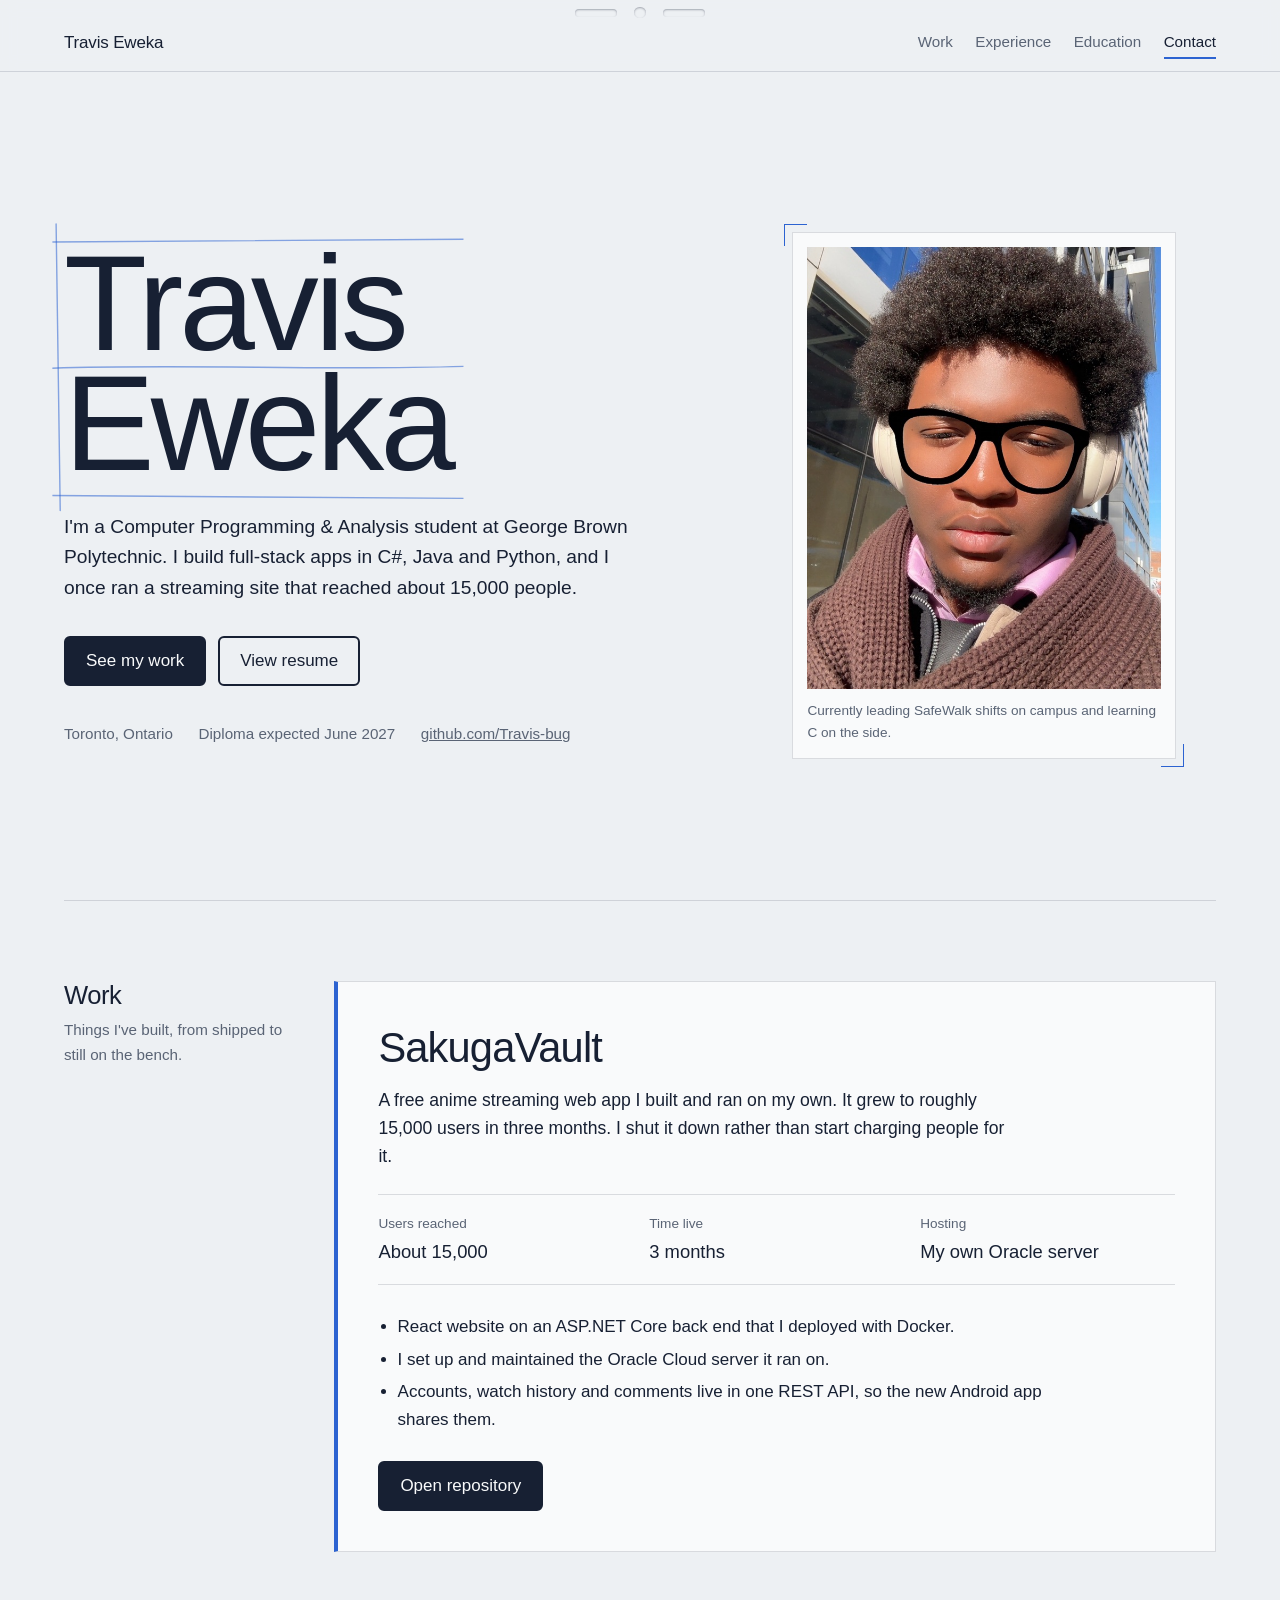
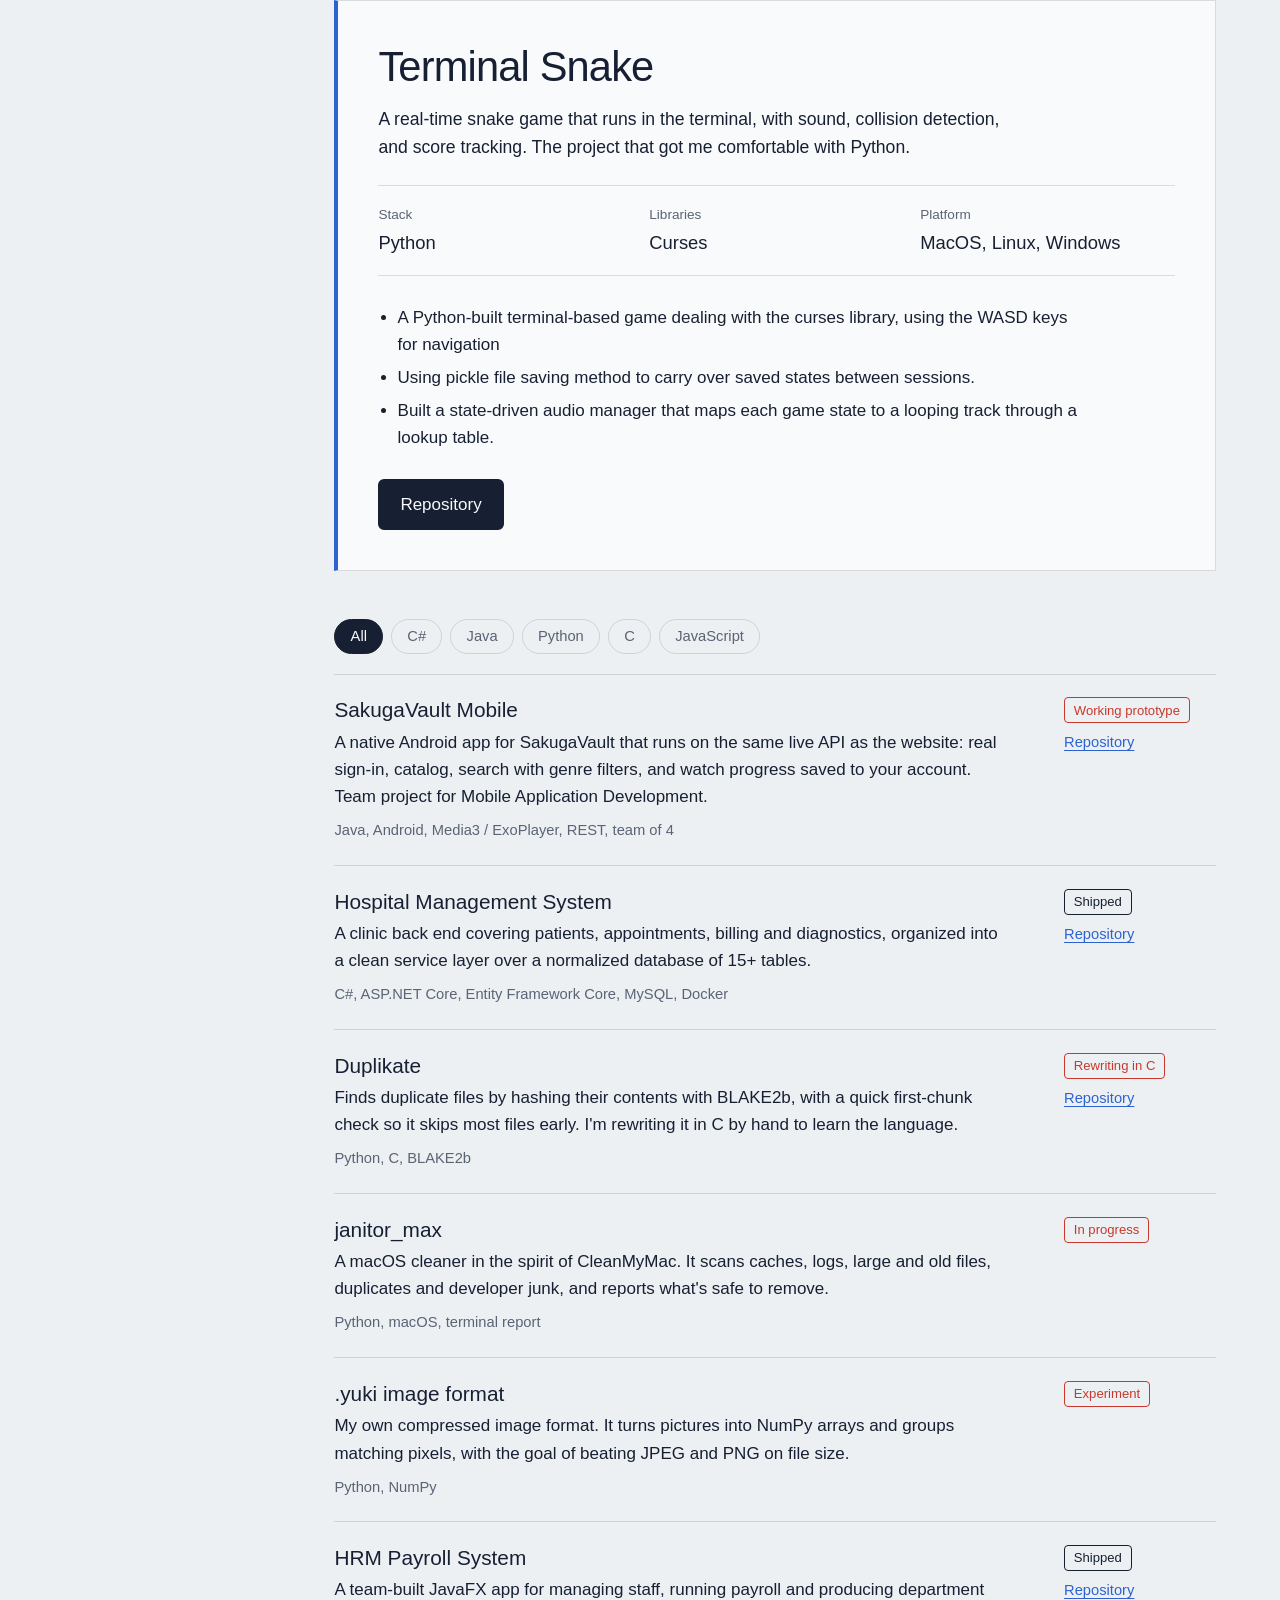
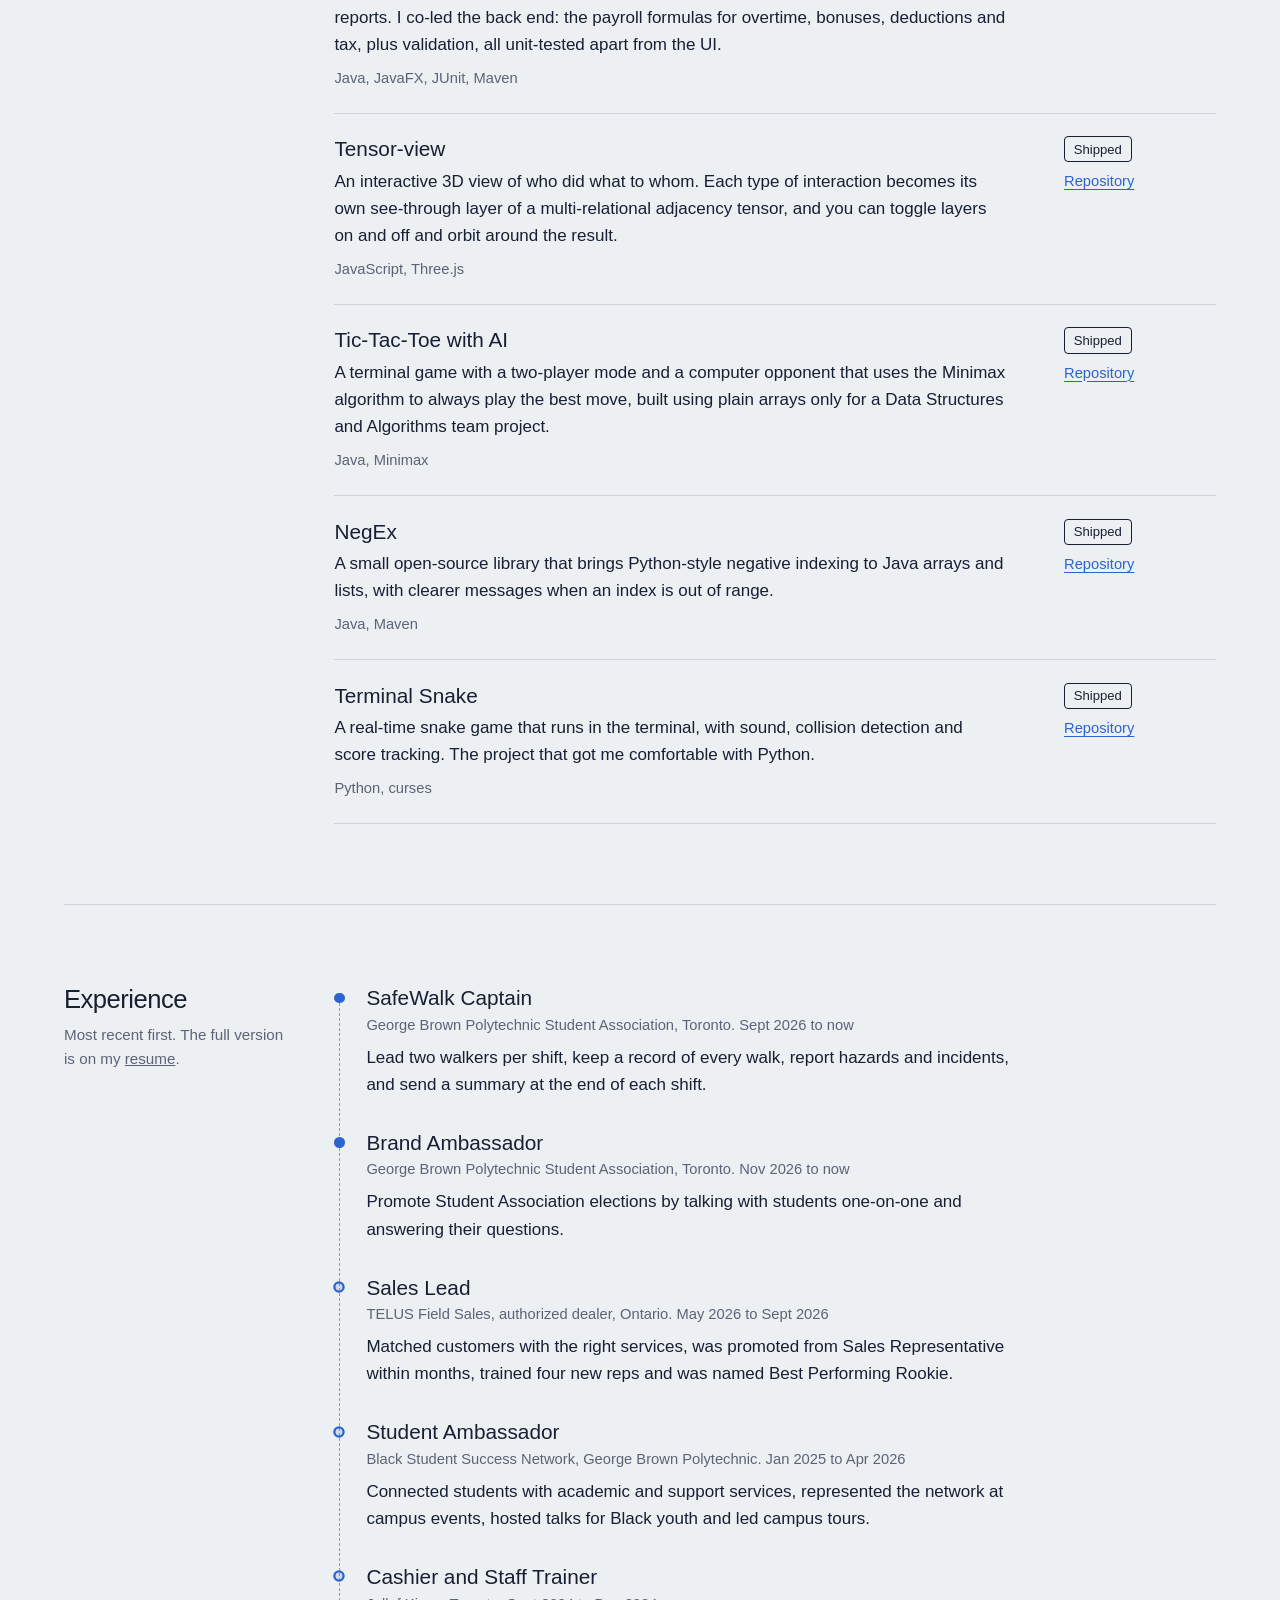
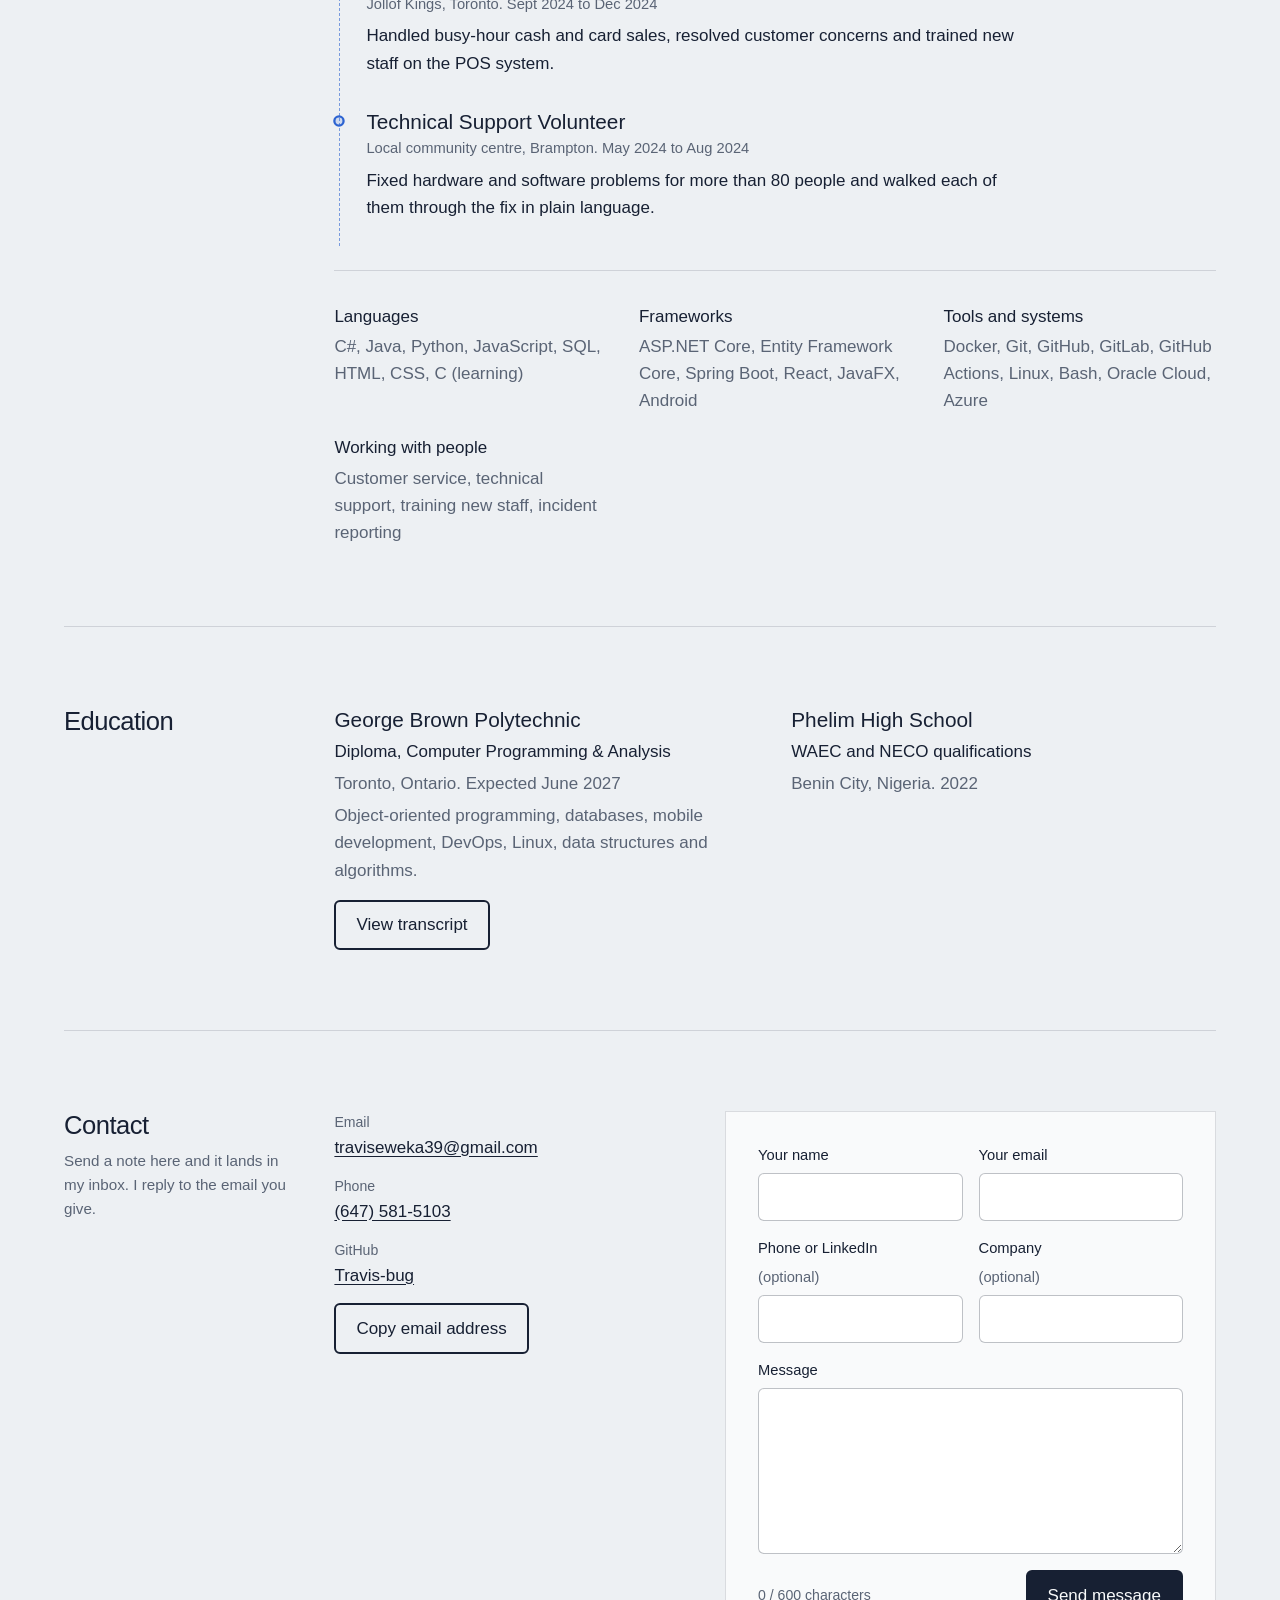
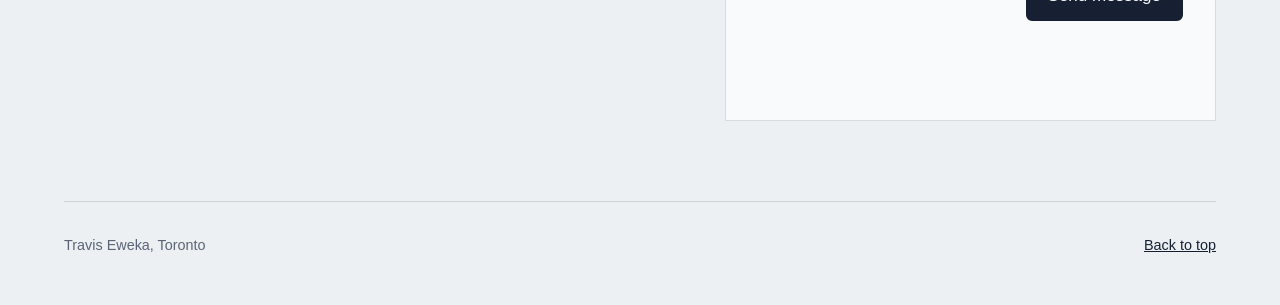
<file: index.html>
<!DOCTYPE html>
<html lang="en">
<head>
    <meta charset="UTF-8">
    <meta name="viewport" content="width=device-width, initial-scale=1.0">
    <meta name="description" content="Travis Eweka, Computer Programming & Analysis student at George Brown Polytechnic. Full-stack apps in C#, Java and Python.">
    <meta name="theme-color" content="#edf0f3">
    <title>Travis Eweka | Portfolio</title>
    <link rel="icon" href="data:image/svg+xml,%3Csvg xmlns='http://www.w3.org/2000/svg' viewBox='0 0 64 64'%3E%3Crect width='64' height='64' rx='10' fill='%23172033'/%3E%3Ctext x='50%25' y='60%25' text-anchor='middle' font-family='Helvetica, Arial' font-size='28' font-weight='500' fill='%23f9fafb'%3ETE%3C/text%3E%3C/svg%3E">
    <link rel="stylesheet" href="styles.css">
    <script defer src="script.js"></script>
</head>
<body>
    <a class="skip-link" href="#main">Skip to content</a>

    <header class="site-header">
        <div class="pegbar" aria-hidden="true"><span></span><span></span><span></span></div>
        <div class="wrap header-row">
            <a class="brand" href="#top">Travis Eweka</a>
            <nav class="site-nav" aria-label="Primary">
                <a href="#work" data-nav-link>Work</a>
                <a href="#experience" data-nav-link>Experience</a>
                <a class="hide-sm" href="#education" data-nav-link>Education</a>
                <a href="#contact" data-nav-link>Contact</a>
            </nav>
        </div>
    </header>

    <main id="main">
        <section class="wrap hero" id="top">
            <div>
                <div class="name-block">
                    <svg class="rough" viewBox="0 0 100 100" preserveAspectRatio="none" aria-hidden="true">
                        <path d="M-3 9 L103 8"/>
                        <path d="M-2 93 L102 94"/>
                        <path d="M1 3 L2 98"/>
                        <path d="M-4 51 C 30 49, 70 52, 104 50"/>
                        <path class="red" d="M-1 30 L-1 70"/>
                    </svg>
                    <h1 class="name"><span>Travis</span><span>Eweka</span></h1>
                </div>
                <p class="hero-text">
                    I'm a Computer Programming &amp; Analysis student at George Brown Polytechnic.
                    I build full-stack apps in C#, Java and Python, and I once ran a streaming site
                    that reached about 15,000 people.
                </p>
                <div class="actions">
                    <a class="button" href="#work">See my work</a>
                    <a class="button button-quiet" href="resume.html">View resume</a>
                </div>
                <ul class="hero-facts">
                    <li>Toronto, Ontario</li>
                    <li>Diploma expected June 2027</li>
                    <li><a href="https://github.com/Travis-bug" target="_blank" rel="noreferrer">github.com/Travis-bug</a></li>
                </ul>
            </div>
            <figure class="portrait-frame">
                <img src="assets/images/profile.jpg" alt="Travis Eweka" width="665" height="1182">
                <figcaption>Currently leading SafeWalk shifts on campus and learning C on the side.</figcaption>
            </figure>
        </section>

        <section class="wrap section" id="work" data-section>
            <div class="section-head">
                <h2>Work</h2>
                <p>Things I've built, from shipped to still on the bench.</p>
            </div>
            <div class="section-body">
                
                <article class="feature">
                    <h3>SakugaVault</h3>
                    <p class="feature-lede">
                        A free anime streaming web app I built and ran on my own. It grew to roughly
                        15,000 users in three months. I shut it down rather than start charging people for it.
                    </p>
                    <dl class="feature-stats">
                        <div><dt>Users reached</dt><dd>About 15,000</dd></div>
                        <div><dt>Time live</dt><dd>3 months</dd></div>
                        <div><dt>Hosting</dt><dd>My own Oracle server</dd></div>
                    </dl>
                    <ul class="feature-notes">
                        <li>React website on an ASP.NET Core back end that I deployed with Docker.</li>
                        <li>I set up and maintained the Oracle Cloud server it ran on.</li>
                        <li>Accounts, watch history and comments live in one REST API, so the new Android app shares them.</li>
                    </ul>
                    <div class="actions">
                        <a class="button" href="https://github.com/Travis-bug/SakugaVault" target="_blank" rel="noreferrer">Open repository</a>
                    </div>
                </article>



                 <article class="feature">
                    <h3>Terminal Snake</h3>
                    <p class="feature-lede">
                        A real-time snake game that runs in the terminal,
                        with sound, collision detection, and score tracking. The project that got me comfortable with Python.
                    </p>
                    <dl class="feature-stats">
                        <div><dt>Stack</dt><dd>Python</dd></div>
                        <div><dt>Libraries</dt><dd>Curses</dd></div>
                        <div><dt>Platform</dt><dd>MacOS, Linux, Windows</dd></div>
                    </dl>
                    <ul class="feature-notes">
                        <li>A Python-built terminal-based game dealing with the curses library, using the WASD keys for navigation</li>
                        <li>Using pickle file saving method to carry over saved states between sessions.</li>
                        <li>Built a state-driven audio manager that maps each game state to a looping track through a lookup table.</li>
                    </ul>
                    <div class="actions">
                        <a class="button" href="https://github.com/Travis-bug/Python-game" target="_blank" rel="noreferrer">Repository</a>
                    </div>
                </article>




                

                <div class="filters" role="group" aria-label="Filter projects by language">
                    <button type="button" data-filter="all" aria-pressed="true">All</button>
                    <button type="button" data-filter="csharp" aria-pressed="false">C#</button>
                    <button type="button" data-filter="java" aria-pressed="false">Java</button>
                    <button type="button" data-filter="python" aria-pressed="false">Python</button>
                    <button type="button" data-filter="c" aria-pressed="false">C</button>
                    <button type="button" data-filter="js" aria-pressed="false">JavaScript</button>
                </div>

                <ul class="projects">
                    <li class="project" data-tags="java">
                        <div>
                            <h3>SakugaVault Mobile</h3>
                            <p>A native Android app for SakugaVault that runs on the same live API as the website: real sign-in, catalog, search with genre filters, and watch progress saved to your account. Team project for Mobile Application Development.</p>
                            <p class="stack">Java, Android, Media3 / ExoPlayer, REST, team of 4</p>
                        </div>
                        <div class="project-side">
                            <span class="status status-wip">Working prototype</span>
                            <a href="https://github.com/Travis-bug/SakugaVaultMobile" target="_blank" rel="noreferrer">Repository</a>
                        </div>
                    </li>
                    <li class="project" data-tags="csharp">
                        <div>
                            <h3>Hospital Management System</h3>
                            <p>A clinic back end covering patients, appointments, billing and diagnostics, organized into a clean service layer over a normalized database of 15+ tables.</p>
                            <p class="stack">C#, ASP.NET Core, Entity Framework Core, MySQL, Docker</p>
                        </div>
                        <div class="project-side">
                            <span class="status status-done">Shipped</span>
                            <a href="https://github.com/Travis-bug/Hospital-Management-System" target="_blank" rel="noreferrer">Repository</a>
                        </div>
                    </li>
                    <li class="project" data-tags="python c">
                        <div>
                            <h3>Duplikate</h3>
                            <p>Finds duplicate files by hashing their contents with BLAKE2b, with a quick first-chunk check so it skips most files early. I'm rewriting it in C by hand to learn the language.</p>
                            <p class="stack">Python, C, BLAKE2b</p>
                        </div>
                        <div class="project-side">
                            <span class="status status-wip">Rewriting in C</span>
                            <a href="https://github.com/Travis-bug/Duplikate" target="_blank" rel="noreferrer">Repository</a>
                        </div>
                    </li>
                    <li class="project" data-tags="python">
                        <div>
                            <h3>janitor_max</h3>
                            <p>A macOS cleaner in the spirit of CleanMyMac. It scans caches, logs, large and old files, duplicates and developer junk, and reports what's safe to remove.</p>
                            <p class="stack">Python, macOS, terminal report</p>
                        </div>
                        <div class="project-side">
                            <span class="status status-wip">In progress</span>
                        </div>
                    </li>
                    <li class="project" data-tags="python">
                        <div>
                            <h3>.yuki image format</h3>
                            <p>My own compressed image format. It turns pictures into NumPy arrays and groups matching pixels, with the goal of beating JPEG and PNG on file size.</p>
                            <p class="stack">Python, NumPy</p>
                        </div>
                        <div class="project-side">
                            <span class="status status-wip">Experiment</span>
                        </div>
                    </li>
                    <li class="project" data-tags="java">
                        <div>
                            <h3>HRM Payroll System</h3>
                            <p>A team-built JavaFX app for managing staff, running payroll and producing department reports. I co-led the back end: the payroll formulas for overtime, bonuses, deductions and tax, plus validation, all unit-tested apart from the UI.</p>
                            <p class="stack">Java, JavaFX, JUnit, Maven</p>
                        </div>
                        <div class="project-side">
                            <span class="status status-done">Shipped</span>
                            <a href="https://github.com/Travis-bug/HR_Payroll-System" target="_blank" rel="noreferrer">Repository</a>
                        </div>
                    </li>
                    <li class="project" data-tags="js">
                        <div>
                            <h3>Tensor-view</h3>
                            <p>An interactive 3D view of who did what to whom. Each type of interaction becomes its own see-through layer of a multi-relational adjacency tensor, and you can toggle layers on and off and orbit around the result.</p>
                            <p class="stack">JavaScript, Three.js</p>
                        </div>
                        <div class="project-side">
                            <span class="status status-done">Shipped</span>
                            <a href="https://github.com/Travis-bug/Tensor-view" target="_blank" rel="noreferrer">Repository</a>
                        </div>
                    </li>
                    <li class="project" data-tags="java">
                        <div>
                            <h3>Tic-Tac-Toe with AI</h3>
                            <p>A terminal game with a two-player mode and a computer opponent that uses the Minimax algorithm to always play the best move, built using plain arrays only for a Data Structures and Algorithms team project.</p>
                            <p class="stack">Java, Minimax</p>
                        </div>
                        <div class="project-side">
                            <span class="status status-done">Shipped</span>
                            <a href="https://github.com/Travis-bug/Tictactoe_game" target="_blank" rel="noreferrer">Repository</a>
                        </div>
                    </li>
                    <li class="project" data-tags="java">
                        <div>
                            <h3>NegEx</h3>
                            <p>A small open-source library that brings Python-style negative indexing to Java arrays and lists, with clearer messages when an index is out of range.</p>
                            <p class="stack">Java, Maven</p>
                        </div>
                        <div class="project-side">
                            <span class="status status-done">Shipped</span>
                            <a href="https://github.com/Travis-bug/NegEx" target="_blank" rel="noreferrer">Repository</a>
                        </div>
                    </li>
                    <li class="project" data-tags="python">
                        <div>
                            <h3>Terminal Snake</h3>
                            <p>A real-time snake game that runs in the terminal, with sound, collision detection and score tracking. The project that got me comfortable with Python.</p>
                            <p class="stack">Python, curses</p>
                        </div>
                        <div class="project-side">
                            <span class="status status-done">Shipped</span>
                            <a href="https://github.com/Travis-bug/Python-game" target="_blank" rel="noreferrer">Repository</a>
                        </div>
                    </li>
                </ul>
            </div>
        </section>

        <section class="wrap section" id="experience" data-section>
            <div class="section-head">
                <h2>Experience</h2>
                <p>Most recent first. The full version is on my <a href="resume.html">resume</a>.</p>
            </div>
            <div class="section-body">
                <ol class="timeline">
                    <li class="is-current">
                        <h3>SafeWalk Captain</h3>
                        <p class="when">George Brown Polytechnic Student Association, Toronto. Sept 2026 to now</p>
                        <p>Lead two walkers per shift, keep a record of every walk, report hazards and incidents, and send a summary at the end of each shift.</p>
                    </li>
                    <li class="is-current">
                        <h3>Brand Ambassador</h3>
                        <p class="when">George Brown Polytechnic Student Association, Toronto. Nov 2026 to now</p>
                        <p>Promote Student Association elections by talking with students one-on-one and answering their questions.</p>
                    </li>
                    <li>
                        <h3>Sales Lead</h3>
                        <p class="when">TELUS Field Sales, authorized dealer, Ontario. May 2026 to Sept 2026</p>
                        <p>Matched customers with the right services, was promoted from Sales Representative within months, trained four new reps and was named Best Performing Rookie.</p>
                    </li>
                    <li>
                        <h3>Student Ambassador</h3>
                        <p class="when">Black Student Success Network, George Brown Polytechnic. Jan 2025 to Apr 2026</p>
                        <p>Connected students with academic and support services, represented the network at campus events, hosted talks for Black youth and led campus tours.</p>
                    </li>
                    <li>
                        <h3>Cashier and Staff Trainer</h3>
                        <p class="when">Jollof Kings, Toronto. Sept 2024 to Dec 2024</p>
                        <p>Handled busy-hour cash and card sales, resolved customer concerns and trained new staff on the POS system.</p>
                    </li>
                    <li>
                        <h3>Technical Support Volunteer</h3>
                        <p class="when">Local community centre, Brampton. May 2024 to Aug 2024</p>
                        <p>Fixed hardware and software problems for more than 80 people and walked each of them through the fix in plain language.</p>
                    </li>
                </ol>

                <dl class="skills">
                    <div><dt>Languages</dt><dd>C#, Java, Python, JavaScript, SQL, HTML, CSS, C (learning)</dd></div>
                    <div><dt>Frameworks</dt><dd>ASP.NET Core, Entity Framework Core, Spring Boot, React, JavaFX, Android</dd></div>
                    <div><dt>Tools and systems</dt><dd>Docker, Git, GitHub, GitLab, GitHub Actions, Linux, Bash, Oracle Cloud, Azure</dd></div>
                    <div><dt>Working with people</dt><dd>Customer service, technical support, training new staff, incident reporting</dd></div>
                </dl>
            </div>
        </section>

        <section class="wrap section" id="education" data-section>
            <div class="section-head">
                <h2>Education</h2>
            </div>
            <div class="section-body edu">
                <div>
                    <h3>George Brown Polytechnic</h3>
                    <p>Diploma, Computer Programming &amp; Analysis</p>
                    <p class="muted">Toronto, Ontario. Expected June 2027</p>
                    <p class="muted">Object-oriented programming, databases, mobile development, DevOps, Linux, data structures and algorithms.</p>
                    <div class="actions">
                        <a class="button button-quiet" href="assets/documents/Unofficial_Transcript.pdf" target="_blank" rel="noreferrer">View transcript</a>
                    </div>
                </div>
                <div>
                    <h3>Phelim High School</h3>
                    <p>WAEC and NECO qualifications</p>
                    <p class="muted">Benin City, Nigeria. 2022</p>
                </div>
            </div>
        </section>

        <section class="wrap section" id="contact" data-section>
            <div class="section-head">
                <h2>Contact</h2>
                <p>Send a note here and it lands in my inbox. I reply to the email you give.</p>
            </div>
            <div class="section-body contact-grid">
                <ul class="direct">
                    <li><span>Email</span><a href="mailto:traviseweka39@gmail.com">traviseweka39@gmail.com</a></li>
                    <li><span>Phone</span><a href="tel:+16475815103">(647) 581-5103</a></li>
                    <li><span>GitHub</span><a href="https://github.com/Travis-bug" target="_blank" rel="noreferrer">Travis-bug</a></li>
                    <li><button class="button button-quiet" type="button" id="copy-email">Copy email address</button></li>
                </ul>

                <form class="contact-form" id="contact-form" novalidate>
                    <input class="honeypot" type="text" name="_honey" tabindex="-1" autocomplete="off" aria-hidden="true">
                    <label>Your name
                        <input name="visitorName" type="text" autocomplete="name" required>
                    </label>
                    <label>Your email
                        <input name="visitorEmail" type="email" autocomplete="email" required>
                    </label>
                    <label>Phone or LinkedIn <span class="muted">(optional)</span>
                        <input name="visitorContact" type="text">
                    </label>
                    <label>Company <span class="muted">(optional)</span>
                        <input name="visitorOrganization" type="text" autocomplete="organization">
                    </label>
                    <label class="full">Message
                        <textarea name="visitorMessage" rows="6" maxlength="600" required></textarea>
                    </label>
                    <div class="full form-foot">
                        <p id="message-count">0 / 600 characters</p>
                        <button class="button" type="submit" id="send-message">Send message</button>
                    </div>
                    <p class="full form-status" id="form-status" aria-live="polite"></p>
                </form>
            </div>
        </section>
    </main>

    <footer class="wrap site-footer">
        <span>Travis Eweka, Toronto</span>
        <a href="#top">Back to top</a>
    </footer>
</body>
</html>
</file>
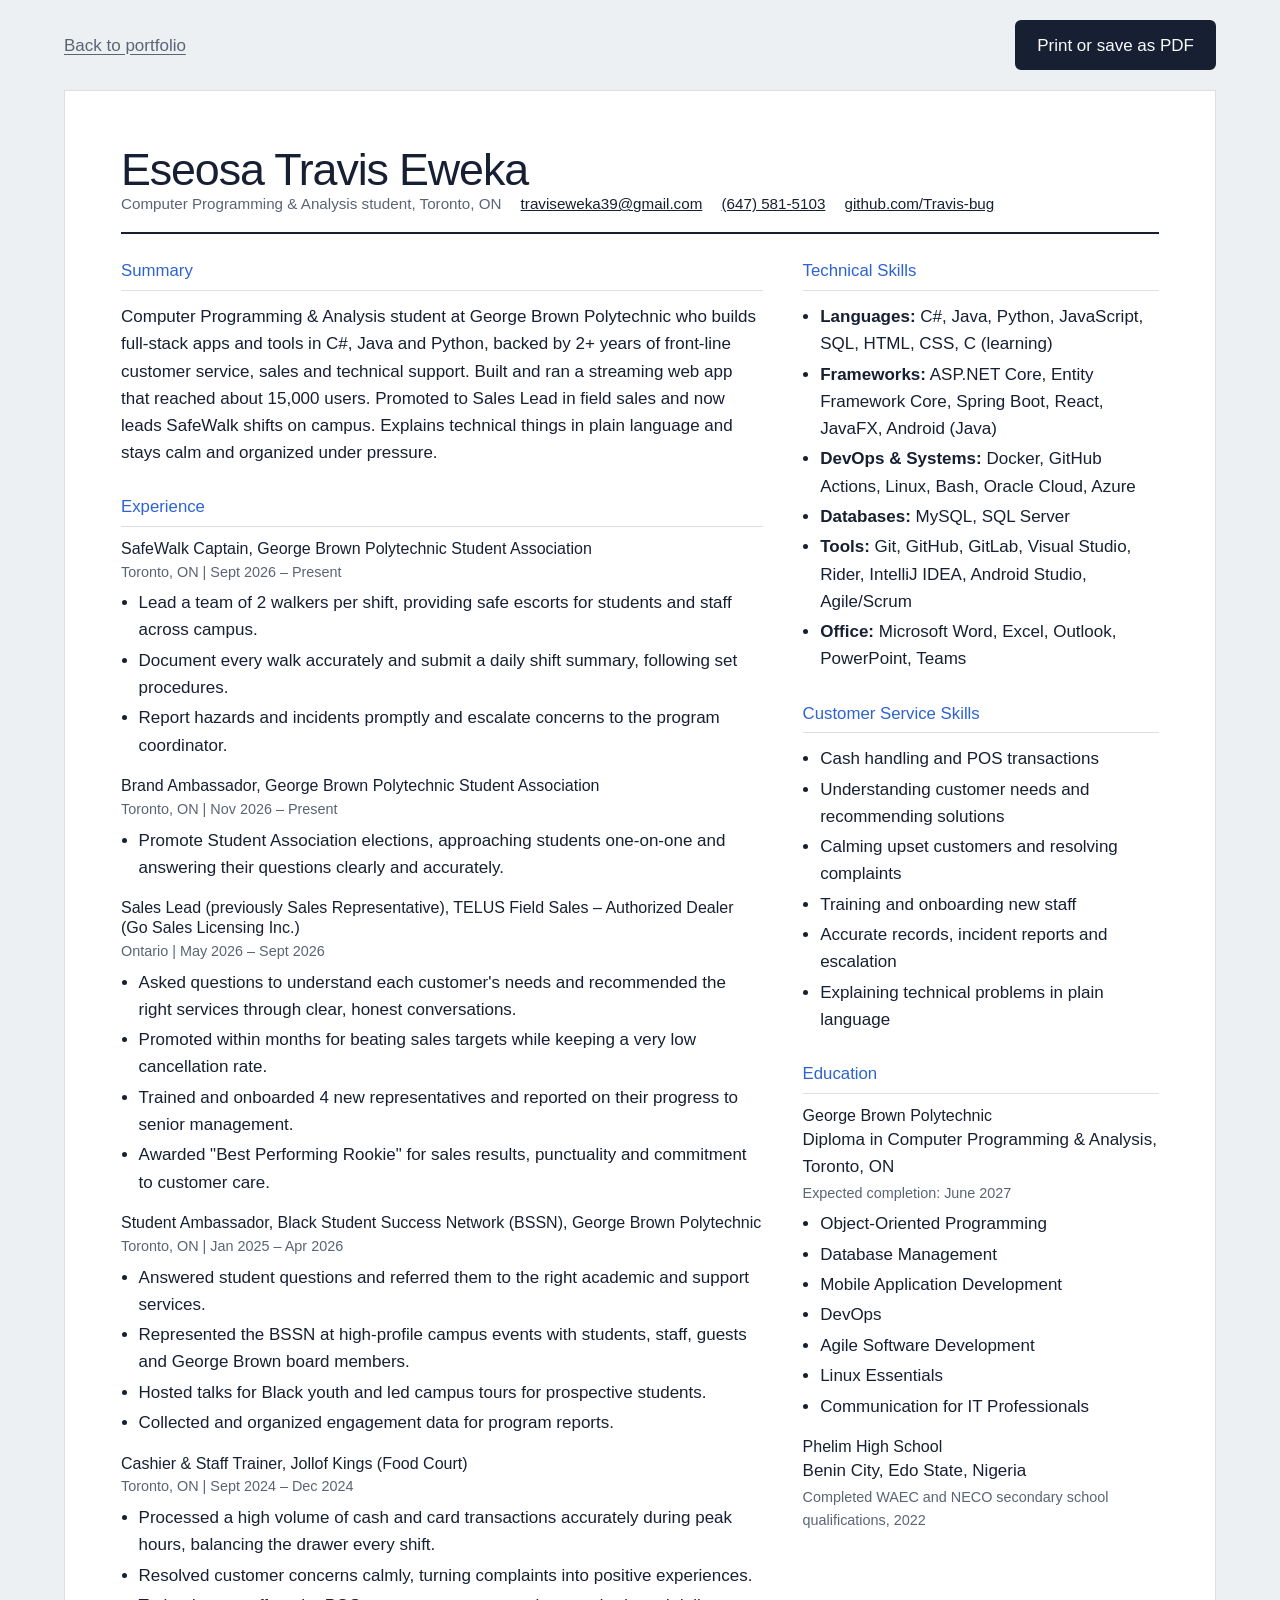
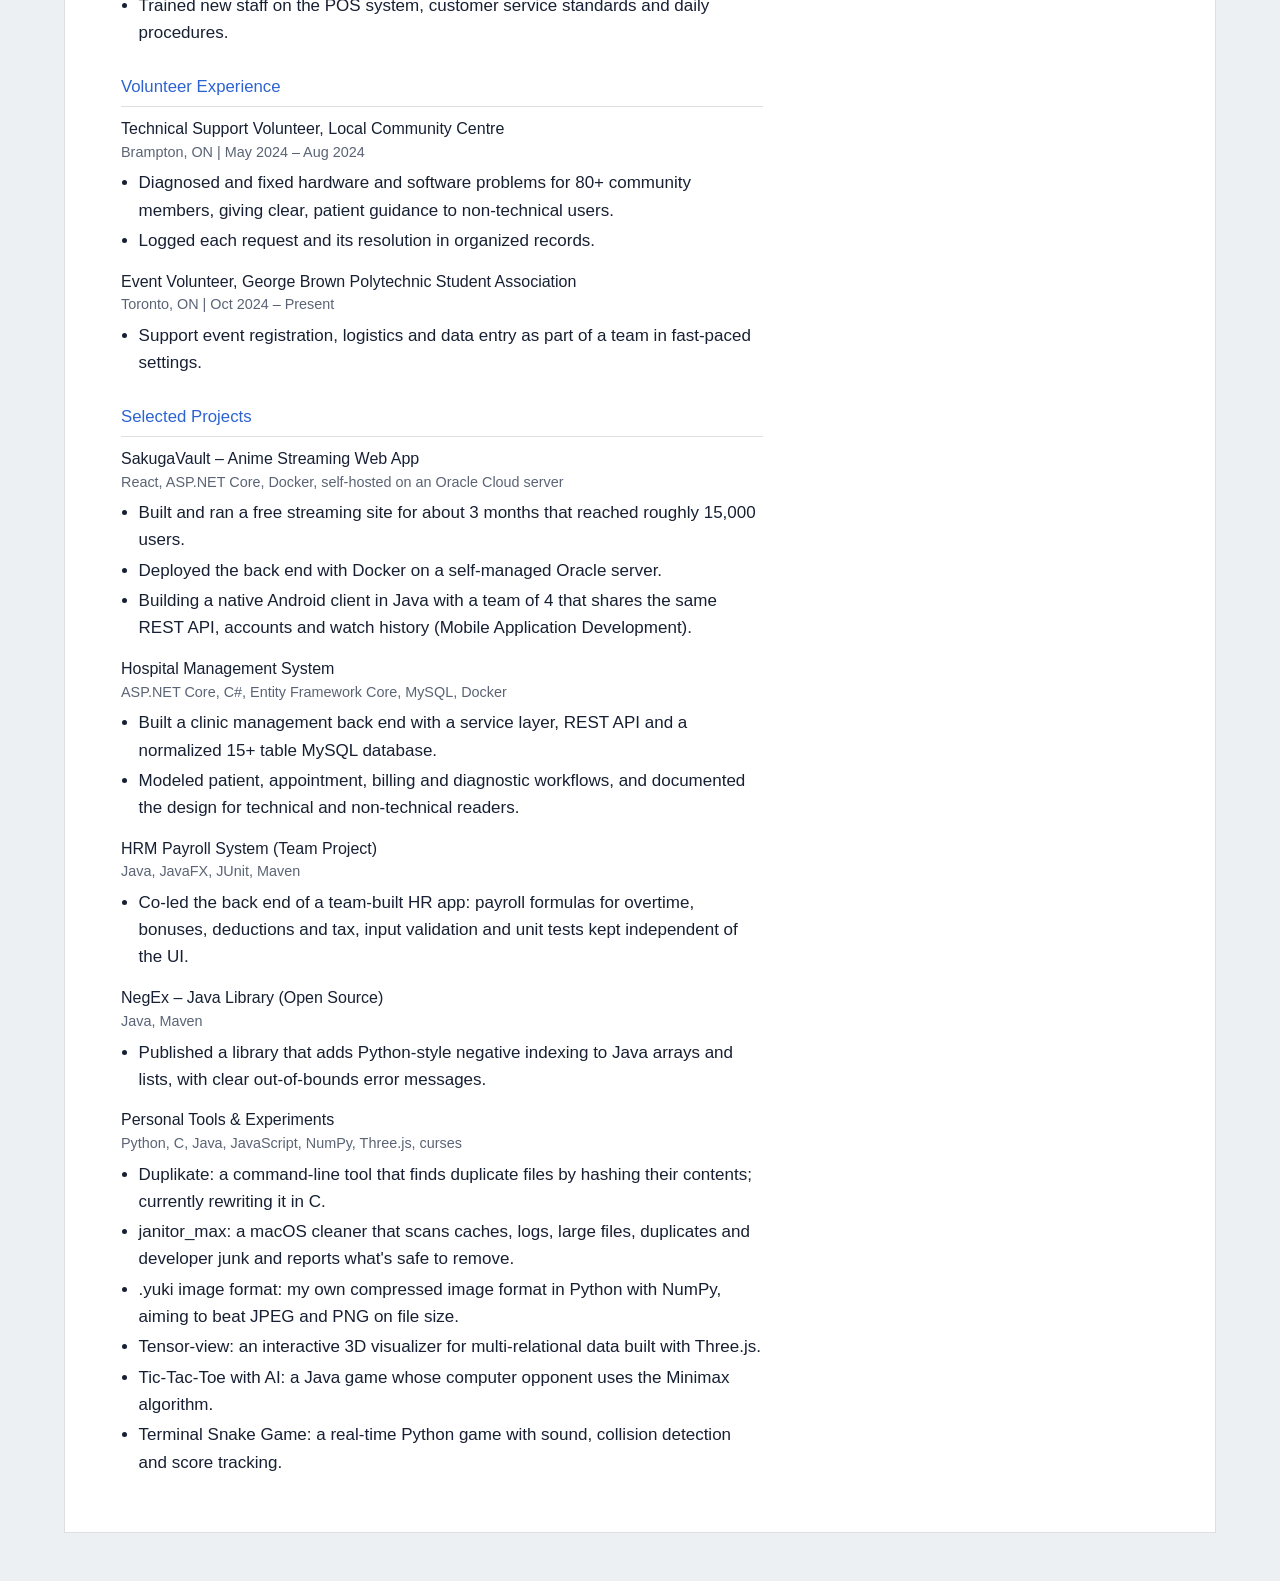
<file: resume.html>
<!DOCTYPE html>
<html lang="en">
<head>
    <meta charset="UTF-8">
    <meta name="viewport" content="width=device-width, initial-scale=1.0">
    <title>Travis Eweka | Resume</title>
    <link rel="icon" href="data:image/svg+xml,%3Csvg xmlns='http://www.w3.org/2000/svg' viewBox='0 0 64 64'%3E%3Crect width='64' height='64' rx='10' fill='%23172033'/%3E%3Ctext x='50%25' y='60%25' text-anchor='middle' font-family='Helvetica, Arial' font-size='28' font-weight='500' fill='%23f9fafb'%3ETE%3C/text%3E%3C/svg%3E">
    <link rel="stylesheet" href="styles.css">
</head>
<body class="resume-page">
    <div class="wrap resume-toolbar">
        <a class="back" href="index.html">Back to portfolio</a>
        <button class="button" type="button" onclick="window.print()">Print or save as PDF</button>
    </div>

    <main class="wrap resume-sheet">
        <header>
            <h1>Eseosa Travis Eweka</h1>
            <p class="resume-contact">
                <span>Computer Programming &amp; Analysis student, Toronto, ON</span>
                <a href="mailto:traviseweka39@gmail.com">traviseweka39@gmail.com</a>
                <a href="tel:+16475815103">(647) 581-5103</a>
                <a href="https://github.com/Travis-bug" target="_blank" rel="noreferrer">github.com/Travis-bug</a>
            </p>
        </header>

        <div class="resume-cols">
            <div>
                <section>
                    <h2>Summary</h2>
                    <p>
                        Computer Programming &amp; Analysis student at George Brown Polytechnic who builds full-stack apps and tools in C#, Java and Python,
                        backed by 2+ years of front-line customer service, sales and technical support. Built and ran a streaming web app that reached about
                        15,000 users. Promoted to Sales Lead in field sales and now leads SafeWalk shifts on campus. Explains technical things in plain
                        language and stays calm and organized under pressure.
                    </p>
                </section>

                <section>
                    <h2>Experience</h2>
                    <div class="entry">
                        <h3>SafeWalk Captain, George Brown Polytechnic Student Association</h3>
                        <p class="meta">Toronto, ON | Sept 2026 – Present</p>
                        <ul>
                            <li>Lead a team of 2 walkers per shift, providing safe escorts for students and staff across campus.</li>
                            <li>Document every walk accurately and submit a daily shift summary, following set procedures.</li>
                            <li>Report hazards and incidents promptly and escalate concerns to the program coordinator.</li>
                        </ul>
                    </div>
                    <div class="entry">
                        <h3>Brand Ambassador, George Brown Polytechnic Student Association</h3>
                        <p class="meta">Toronto, ON | Nov 2026 – Present</p>
                        <ul>
                            <li>Promote Student Association elections, approaching students one-on-one and answering their questions clearly and accurately.</li>
                        </ul>
                    </div>
                    <div class="entry">
                        <h3>Sales Lead (previously Sales Representative), TELUS Field Sales – Authorized Dealer (Go Sales Licensing Inc.)</h3>
                        <p class="meta">Ontario | May 2026 – Sept 2026</p>
                        <ul>
                            <li>Asked questions to understand each customer's needs and recommended the right services through clear, honest conversations.</li>
                            <li>Promoted within months for beating sales targets while keeping a very low cancellation rate.</li>
                            <li>Trained and onboarded 4 new representatives and reported on their progress to senior management.</li>
                            <li>Awarded "Best Performing Rookie" for sales results, punctuality and commitment to customer care.</li>
                        </ul>
                    </div>
                    <div class="entry">
                        <h3>Student Ambassador, Black Student Success Network (BSSN), George Brown Polytechnic</h3>
                        <p class="meta">Toronto, ON | Jan 2025 – Apr 2026</p>
                        <ul>
                            <li>Answered student questions and referred them to the right academic and support services.</li>
                            <li>Represented the BSSN at high-profile campus events with students, staff, guests and George Brown board members.</li>
                            <li>Hosted talks for Black youth and led campus tours for prospective students.</li>
                            <li>Collected and organized engagement data for program reports.</li>
                        </ul>
                    </div>
                    <div class="entry">
                        <h3>Cashier &amp; Staff Trainer, Jollof Kings (Food Court)</h3>
                        <p class="meta">Toronto, ON | Sept 2024 – Dec 2024</p>
                        <ul>
                            <li>Processed a high volume of cash and card transactions accurately during peak hours, balancing the drawer every shift.</li>
                            <li>Resolved customer concerns calmly, turning complaints into positive experiences.</li>
                            <li>Trained new staff on the POS system, customer service standards and daily procedures.</li>
                        </ul>
                    </div>
                </section>

                <section>
                    <h2>Volunteer Experience</h2>
                    <div class="entry">
                        <h3>Technical Support Volunteer, Local Community Centre</h3>
                        <p class="meta">Brampton, ON | May 2024 – Aug 2024</p>
                        <ul>
                            <li>Diagnosed and fixed hardware and software problems for 80+ community members, giving clear, patient guidance to non-technical users.</li>
                            <li>Logged each request and its resolution in organized records.</li>
                        </ul>
                    </div>
                    <div class="entry">
                        <h3>Event Volunteer, George Brown Polytechnic Student Association</h3>
                        <p class="meta">Toronto, ON | Oct 2024 – Present</p>
                        <ul>
                            <li>Support event registration, logistics and data entry as part of a team in fast-paced settings.</li>
                        </ul>
                    </div>
                </section>

                <section>
                    <h2>Selected Projects</h2>
                    <div class="entry">
                        <h3>SakugaVault – Anime Streaming Web App</h3>
                        <p class="meta">React, ASP.NET Core, Docker, self-hosted on an Oracle Cloud server</p>
                        <ul>
                            <li>Built and ran a free streaming site for about 3 months that reached roughly 15,000 users.</li>
                            <li>Deployed the back end with Docker on a self-managed Oracle server.</li>
                            <li>Building a native Android client in Java with a team of 4 that shares the same REST API, accounts and watch history (Mobile Application Development).</li>
                        </ul>
                    </div>
                    <div class="entry">
                        <h3>Hospital Management System</h3>
                        <p class="meta">ASP.NET Core, C#, Entity Framework Core, MySQL, Docker</p>
                        <ul>
                            <li>Built a clinic management back end with a service layer, REST API and a normalized 15+ table MySQL database.</li>
                            <li>Modeled patient, appointment, billing and diagnostic workflows, and documented the design for technical and non-technical readers.</li>
                        </ul>
                    </div>
                    <div class="entry">
                        <h3>HRM Payroll System (Team Project)</h3>
                        <p class="meta">Java, JavaFX, JUnit, Maven</p>
                        <ul>
                            <li>Co-led the back end of a team-built HR app: payroll formulas for overtime, bonuses, deductions and tax, input validation and unit tests kept independent of the UI.</li>
                        </ul>
                    </div>
                    <div class="entry">
                        <h3>NegEx – Java Library (Open Source)</h3>
                        <p class="meta">Java, Maven</p>
                        <ul>
                            <li>Published a library that adds Python-style negative indexing to Java arrays and lists, with clear out-of-bounds error messages.</li>
                        </ul>
                    </div>
                    <div class="entry">
                        <h3>Personal Tools &amp; Experiments</h3>
                        <p class="meta">Python, C, Java, JavaScript, NumPy, Three.js, curses</p>
                        <ul>
                            <li>Duplikate: a command-line tool that finds duplicate files by hashing their contents; currently rewriting it in C.</li>
                            <li>janitor_max: a macOS cleaner that scans caches, logs, large files, duplicates and developer junk and reports what's safe to remove.</li>
                            <li>.yuki image format: my own compressed image format in Python with NumPy, aiming to beat JPEG and PNG on file size.</li>
                            <li>Tensor-view: an interactive 3D visualizer for multi-relational data built with Three.js.</li>
                            <li>Tic-Tac-Toe with AI: a Java game whose computer opponent uses the Minimax algorithm.</li>
                            <li>Terminal Snake Game: a real-time Python game with sound, collision detection and score tracking.</li>
                        </ul>
                    </div>
                </section>
            </div>

            <div>
                <section>
                    <h2>Technical Skills</h2>
                    <ul>
                        <li><strong>Languages:</strong> C#, Java, Python, JavaScript, SQL, HTML, CSS, C (learning)</li>
                        <li><strong>Frameworks:</strong> ASP.NET Core, Entity Framework Core, Spring Boot, React, JavaFX, Android (Java)</li>
                        <li><strong>DevOps &amp; Systems:</strong> Docker, GitHub Actions, Linux, Bash, Oracle Cloud, Azure</li>
                        <li><strong>Databases:</strong> MySQL, SQL Server</li>
                        <li><strong>Tools:</strong> Git, GitHub, GitLab, Visual Studio, Rider, IntelliJ IDEA, Android Studio, Agile/Scrum</li>
                        <li><strong>Office:</strong> Microsoft Word, Excel, Outlook, PowerPoint, Teams</li>
                    </ul>
                </section>

                <section>
                    <h2>Customer Service Skills</h2>
                    <ul>
                        <li>Cash handling and POS transactions</li>
                        <li>Understanding customer needs and recommending solutions</li>
                        <li>Calming upset customers and resolving complaints</li>
                        <li>Training and onboarding new staff</li>
                        <li>Accurate records, incident reports and escalation</li>
                        <li>Explaining technical problems in plain language</li>
                    </ul>
                </section>

                <section>
                    <h2>Education</h2>
                    <div class="entry">
                        <h3>George Brown Polytechnic</h3>
                        <p>Diploma in Computer Programming &amp; Analysis, Toronto, ON</p>
                        <p class="meta">Expected completion: June 2027</p>
                        <ul>
                            <li>Object-Oriented Programming</li>
                            <li>Database Management</li>
                            <li>Mobile Application Development</li>
                            <li>DevOps</li>
                            <li>Agile Software Development</li>
                            <li>Linux Essentials</li>
                            <li>Communication for IT Professionals</li>
                        </ul>
                    </div>
                    <div class="entry">
                        <h3>Phelim High School</h3>
                        <p>Benin City, Edo State, Nigeria</p>
                        <p class="meta">Completed WAEC and NECO secondary school qualifications, 2022</p>
                    </div>
                </section>
            </div>
        </div>
    </main>
</body>
</html>
</file>
<file: styles.css>
/* Layout-paper theme: cool animation paper, blue-pencil roughs, ink on top. */
:root {
    --paper: #edf0f3;
    --sheet: #f9fafb;
    --ink: #172033;
    --graphite: #5a6475;
    --blue: #2c63d1;
    --blue-soft: rgba(44, 99, 209, 0.16);
    --red: #c8382c;
    --rule: rgba(23, 32, 51, 0.14);
    --max: 100%;
    --gutter: clamp(1.25rem, 5vw, 5rem);
    --font: "Helvetica Neue", Helvetica, Arial, sans-serif;
}

*,
*::before,
*::after {
    box-sizing: border-box;
}

html {
    scroll-behavior: smooth;
    -webkit-text-size-adjust: 100%;
}

body {
    margin: 0;
    background: var(--paper);
    color: var(--ink);
    font-family: var(--font);
    font-size: 1.0625rem;
    line-height: 1.6;
}

img {
    display: block;
    max-width: 100%;
}

a {
    color: inherit;
}

button,
input,
textarea {
    font: inherit;
    color: inherit;
}

:focus-visible {
    outline: 2px solid var(--blue);
    outline-offset: 3px;
}

.skip-link {
    position: absolute;
    left: -999px;
    top: 0.5rem;
    background: var(--ink);
    color: var(--sheet);
    padding: 0.5rem 0.9rem;
    z-index: 20;
}

.skip-link:focus {
    left: 0.5rem;
}

.wrap {
    width: calc(100% - 2 * var(--gutter));
    margin-inline: auto;
}

/* ---------- Header with peg bar ---------- */

.site-header {
    position: sticky;
    top: 0;
    z-index: 10;
    background: rgba(237, 240, 243, 0.92);
    backdrop-filter: blur(8px);
    border-bottom: 1px solid var(--rule);
}

.pegbar {
    display: flex;
    justify-content: center;
    gap: 1.1rem;
    padding-top: 0.55rem;
}

.pegbar span {
    width: 2.6rem;
    height: 0.5rem;
    border-radius: 999px;
    background: var(--paper);
    box-shadow: inset 0 1px 2px rgba(23, 32, 51, 0.35);
}

.pegbar span:nth-child(2) {
    width: 0.7rem;
    height: 0.7rem;
    margin-top: -0.1rem;
}

.header-row {
    display: flex;
    align-items: center;
    justify-content: space-between;
    gap: 1rem;
    padding-block: 0.5rem 0.75rem;
}

.brand {
    text-decoration: none;
    font-weight: 500;
    letter-spacing: -0.01em;
}

.site-nav {
    display: flex;
    gap: 1.4rem;
    font-size: 0.95rem;
}

.site-nav a {
    text-decoration: none;
    color: var(--graphite);
    padding-block: 0.25rem;
    border-bottom: 2px solid transparent;
}

.site-nav a:hover,
.site-nav a.is-active {
    color: var(--ink);
    border-bottom-color: var(--blue);
}

/* ---------- Buttons ---------- */

.button {
    display: inline-flex;
    align-items: center;
    justify-content: center;
    min-height: 2.9rem;
    padding: 0.6rem 1.25rem;
    border: 2px solid var(--ink);
    border-radius: 6px;
    background: var(--ink);
    color: var(--sheet);
    font-weight: 500;
    text-decoration: none;
    cursor: pointer;
}

.button:hover {
    background: var(--blue);
    border-color: var(--blue);
}

.button-quiet {
    background: transparent;
    color: var(--ink);
}

.button-quiet:hover {
    background: var(--blue-soft);
    border-color: var(--blue);
    color: var(--ink);
}

.button[disabled] {
    opacity: 0.6;
    cursor: wait;
}

.actions {
    display: flex;
    flex-wrap: wrap;
    gap: 0.75rem;
}

/* ---------- Hero ---------- */

.hero {
    display: grid;
    grid-template-columns: minmax(0, 1.55fr) minmax(0, 1fr);
    gap: clamp(2rem, 5vw, 4.5rem);
    align-items: center;
    min-height: calc(100svh - 4.5rem);
    padding-block: clamp(3rem, 8vw, 6rem) clamp(3rem, 6vw, 5rem);
}

.name-block {
    position: relative;
    display: inline-block;
    margin: 0 0 1.75rem;
}

.name {
    position: relative;
    z-index: 1;
    margin: 0;
    font-size: clamp(3.4rem, 11vw, 8.5rem);
    line-height: 0.88;
    font-weight: 500;
    letter-spacing: -0.03em;
}

.name span {
    display: block;
}

/* Blue-pencil construction lines drawn behind the name */
.rough {
    position: absolute;
    inset: -12% -4% -14% -3%;
    width: 106%;
    height: 126%;
    overflow: visible;
    pointer-events: none;
}

.rough path {
    fill: none;
    stroke: var(--blue);
    stroke-width: 1.4;
    stroke-linecap: round;
    opacity: 0.55;
    vector-effect: non-scaling-stroke;
}

.rough .red {
    stroke: var(--red);
    opacity: 0.7;
}

.hero-text {
    max-width: 36rem;
    font-size: 1.2rem;
    color: var(--ink);
    margin: 0 0 2rem;
}

.hero-facts {
    list-style: none;
    margin: 2.25rem 0 0;
    padding: 0;
    display: flex;
    flex-wrap: wrap;
    gap: 0.4rem 1.6rem;
    color: var(--graphite);
    font-size: 0.95rem;
}

.portrait-frame {
    position: relative;
    width: min(100%, 24rem);
    justify-self: end;
    padding: 0.9rem;
    background: var(--sheet);
    border: 1px solid var(--rule);
}

.portrait-frame img {
    width: 100%;
    height: auto;
    aspect-ratio: 4 / 5;
    object-fit: cover;
    object-position: center 70%;
}

/* Registration marks at the corners of the frame */
.portrait-frame::before,
.portrait-frame::after {
    content: "";
    position: absolute;
    width: 1.4rem;
    height: 1.4rem;
    border-color: var(--blue);
    border-style: solid;
}

.portrait-frame::before {
    top: -0.55rem;
    left: -0.55rem;
    border-width: 1.5px 0 0 1.5px;
}

.portrait-frame::after {
    bottom: -0.55rem;
    right: -0.55rem;
    border-width: 0 1.5px 1.5px 0;
}

.portrait-frame figcaption {
    margin-top: 0.7rem;
    font-size: 0.85rem;
    color: var(--graphite);
}

/* Load sequence: roughs draw first, then the ink settles. One moment only. */
@media (prefers-reduced-motion: no-preference) {
    .rough {
        animation: draw 1s cubic-bezier(0.4, 0, 0.2, 1) both;
    }

    .name {
        animation: ink 0.7s ease-out 0.55s both;
    }
}

@keyframes draw {
    from { clip-path: inset(0 100% 0 0); }
    to { clip-path: inset(0 0 0 0); }
}

@keyframes ink {
    from { opacity: 0; transform: translateY(0.12em); }
    to { opacity: 1; transform: none; }
}

/* ---------- Sections: heading in the margin, content on the sheet ---------- */

.section {
    display: grid;
    grid-template-columns: minmax(12rem, 20%) minmax(0, 1fr);
    gap: 2.5rem;
    padding-block: clamp(3rem, 7vw, 5rem);
    border-top: 1px solid var(--rule);
    scroll-margin-top: 5rem;
}

.section-head h2 {
    position: sticky;
    top: 6.5rem;
    margin: 0;
    font-size: 1.6rem;
    line-height: 1.1;
    font-weight: 500;
    letter-spacing: -0.02em;
}

.section-head p {
    margin: 0.6rem 0 0;
    color: var(--graphite);
    font-size: 0.95rem;
}

.section-body {
    min-width: 0;
}

h3 {
    margin: 0;
    font-size: 1.3rem;
    line-height: 1.25;
    font-weight: 500;
}

/* ---------- Featured project ---------- */

.feature {
    background: var(--sheet);
    border: 1px solid var(--rule);
    border-left: 4px solid var(--blue);
    padding: clamp(1.5rem, 4vw, 2.5rem);
    margin-bottom: 3rem;
}

.feature h3 {
    font-size: clamp(1.9rem, 4vw, 2.6rem);
    letter-spacing: -0.02em;
}

.feature-lede {
    max-width: 40rem;
    margin: 0.75rem 0 1.5rem;
    font-size: 1.1rem;
}

.feature-stats {
    display: grid;
    grid-template-columns: repeat(3, minmax(0, 1fr));
    gap: 1rem;
    margin: 0 0 1.75rem;
    padding: 1.1rem 0;
    border-block: 1px solid var(--rule);
}

.feature-stats div {
    margin: 0;
}

.feature-stats dt {
    font-size: 0.85rem;
    color: var(--graphite);
}

.feature-stats dd {
    margin: 0.15rem 0 0;
    font-weight: 500;
    font-size: 1.15rem;
}

.feature-notes {
    margin: 0 0 1.75rem;
    padding-left: 1.2rem;
    max-width: 44rem;
}

.feature-notes li + li {
    margin-top: 0.35rem;
}

/* ---------- Project list ---------- */

.filters {
    display: flex;
    flex-wrap: wrap;
    gap: 0.5rem;
    margin-bottom: 1.25rem;
}

.filters button {
    border: 1px solid var(--rule);
    background: transparent;
    border-radius: 999px;
    padding: 0.3rem 0.95rem;
    font-size: 0.92rem;
    cursor: pointer;
    color: var(--graphite);
}

.filters button:hover {
    border-color: var(--blue);
    color: var(--ink);
}

.filters button[aria-pressed="true"] {
    background: var(--ink);
    border-color: var(--ink);
    color: var(--sheet);
}

.projects {
    list-style: none;
    margin: 0;
    padding: 0;
    border-top: 1px solid var(--rule);
}

.project {
    display: grid;
    grid-template-columns: minmax(0, 1fr) 9.5rem;
    gap: 0.5rem 2rem;
    padding: 1.4rem 0;
    border-bottom: 1px solid var(--rule);
}

.project[hidden] {
    display: none;
}

.project p {
    margin: 0.35rem 0 0;
    max-width: 42rem;
}

.stack {
    margin-top: 0.55rem !important;
    color: var(--graphite);
    font-size: 0.92rem;
}

.project-side {
    display: flex;
    flex-direction: column;
    align-items: flex-start;
    gap: 0.5rem;
    font-size: 0.92rem;
}

.status {
    display: inline-block;
    padding: 0.1rem 0.55rem;
    border-radius: 4px;
    border: 1px solid currentColor;
    font-size: 0.82rem;
    font-weight: 500;
}

.status-done {
    color: var(--ink);
}

.status-wip {
    color: var(--red);
}

.project-side a {
    color: var(--blue);
    font-weight: 500;
    text-underline-offset: 3px;
}

/* ---------- Experience timeline ---------- */

.timeline {
    list-style: none;
    margin: 0;
    padding: 0;
    position: relative;
}

.timeline::before {
    content: "";
    position: absolute;
    left: 0.3rem;
    top: 0.5rem;
    bottom: 0.5rem;
    border-left: 1.5px dashed var(--blue);
    opacity: 0.6;
}

.timeline li {
    position: relative;
    padding: 0 0 2rem 2rem;
}

.timeline li::before {
    content: "";
    position: absolute;
    left: 0;
    top: 0.45rem;
    width: 0.65rem;
    height: 0.65rem;
    border-radius: 50%;
    background: var(--paper);
    border: 2px solid var(--blue);
}

.timeline li.is-current::before {
    background: var(--blue);
}

.when {
    margin: 0.15rem 0 0.4rem;
    color: var(--graphite);
    font-size: 0.92rem;
}

.timeline p:last-child {
    margin: 0;
    max-width: 42rem;
}

.skills {
    display: grid;
    grid-template-columns: repeat(auto-fit, minmax(14rem, 1fr));
    gap: 1.25rem 2rem;
    margin: 1rem 0 0;
    padding-top: 2rem;
    border-top: 1px solid var(--rule);
}

.skills div {
    margin: 0;
}

.skills dt {
    font-weight: 500;
}

.skills dd {
    margin: 0.2rem 0 0;
    color: var(--graphite);
}

/* ---------- Education ---------- */

.edu {
    display: grid;
    grid-template-columns: repeat(auto-fit, minmax(16rem, 1fr));
    gap: 2rem;
}

.edu p {
    margin: 0.3rem 0 0;
}

.muted {
    color: var(--graphite);
}

.edu .actions {
    margin-top: 1rem;
}

/* ---------- Contact ---------- */

.contact-grid {
    display: grid;
    grid-template-columns: minmax(0, 1fr) minmax(0, 1.4fr);
    gap: 2.5rem;
}

.direct {
    margin: 0;
    padding: 0;
    list-style: none;
}

.direct li + li {
    margin-top: 0.9rem;
}

.direct span {
    display: block;
    font-size: 0.88rem;
    color: var(--graphite);
}

.direct a {
    font-weight: 500;
    text-underline-offset: 3px;
}

.contact-form {
    display: grid;
    grid-template-columns: 1fr 1fr;
    gap: 1rem;
    background: var(--sheet);
    border: 1px solid var(--rule);
    padding: clamp(1.25rem, 3vw, 2rem);
}

.contact-form label {
    display: grid;
    gap: 0.35rem;
    font-size: 0.92rem;
    font-weight: 500;
}

.contact-form .full {
    grid-column: 1 / -1;
}

.contact-form input,
.contact-form textarea {
    width: 100%;
    padding: 0.7rem 0.8rem;
    border: 1px solid rgba(23, 32, 51, 0.28);
    border-radius: 6px;
    background: #ffffff;
    font-weight: 400;
}

.contact-form input:focus,
.contact-form textarea:focus {
    outline: 2px solid var(--blue);
    outline-offset: 0;
    border-color: var(--blue);
}

.contact-form textarea {
    resize: vertical;
    min-height: 8rem;
}

.form-foot {
    display: flex;
    flex-wrap: wrap;
    align-items: center;
    justify-content: space-between;
    gap: 0.75rem;
}

.form-foot p {
    margin: 0;
    font-size: 0.88rem;
    color: var(--graphite);
}

.form-status {
    min-height: 1.4em;
    font-size: 0.95rem;
}

.form-status a {
    color: var(--blue);
}

.honeypot {
    position: absolute;
    left: -9999px;
    width: 1px;
    height: 1px;
    opacity: 0;
}

.site-footer {
    padding-block: 2rem 3rem;
    border-top: 1px solid var(--rule);
    color: var(--graphite);
    font-size: 0.9rem;
    display: flex;
    flex-wrap: wrap;
    justify-content: space-between;
    gap: 1rem;
}

.site-footer a {
    color: var(--ink);
}

/* ---------- Responsive ---------- */

@media (max-width: 900px) {
    .hero {
        grid-template-columns: 1fr;
        align-items: start;
    }

    .portrait-frame {
        justify-self: start;
        width: min(100%, 18rem);
    }

    .section {
        grid-template-columns: 1fr;
        gap: 1.5rem;
    }

    .section-head h2 {
        position: static;
    }

    .contact-grid {
        grid-template-columns: 1fr;
    }
}

@media (max-width: 640px) {
    body {
        font-size: 1rem;
    }

    .site-nav {
        gap: 1rem;
        font-size: 0.9rem;
    }

    .site-nav .hide-sm {
        display: none;
    }

    .hero-text {
        font-size: 1.08rem;
    }

    .feature-stats {
        grid-template-columns: 1fr;
        gap: 0.6rem;
    }

    .project {
        grid-template-columns: 1fr;
    }

    .project-side {
        flex-direction: row;
        align-items: center;
        gap: 1rem;
    }

    .contact-form {
        grid-template-columns: 1fr;
    }
}

/* =========================================================
   Resume page
   ========================================================= */

.resume-page {
    background: var(--paper);
}

.resume-toolbar {
    display: flex;
    flex-wrap: wrap;
    justify-content: space-between;
    align-items: center;
    gap: 0.75rem;
    padding-block: 1.25rem;
}

.resume-toolbar a.back {
    color: var(--graphite);
    text-underline-offset: 3px;
}

.resume-sheet {
    background: #ffffff;
    border: 1px solid var(--rule);
    padding: clamp(1.5rem, 5vw, 3.5rem);
    margin-bottom: 3rem;
}

.resume-sheet header {
    border-bottom: 2px solid var(--ink);
    padding-bottom: 1rem;
    margin-bottom: 1.5rem;
}

.resume-sheet h1 {
    margin: 0;
    font-size: clamp(2rem, 5vw, 2.8rem);
    line-height: 1;
    font-weight: 500;
    letter-spacing: -0.025em;
}

.resume-contact {
    margin: 0.6rem 0 0;
    display: flex;
    flex-wrap: wrap;
    gap: 0.2rem 1.2rem;
    color: var(--graphite);
    font-size: 0.95rem;
}

.resume-contact a {
    color: var(--ink);
}

.resume-cols {
    display: grid;
    grid-template-columns: minmax(0, 1.8fr) minmax(0, 1fr);
    gap: 2.5rem;
}

.resume-sheet h2 {
    margin: 0 0 0.75rem;
    padding-bottom: 0.3rem;
    font-size: 1.05rem;
    font-weight: 500;
    color: var(--blue);
    border-bottom: 1px solid var(--rule);
}

.resume-sheet section + section {
    margin-top: 1.75rem;
}

.resume-sheet h3 {
    font-size: 1rem;
}

.resume-sheet .meta {
    margin: 0.1rem 0 0.35rem;
    color: var(--graphite);
    font-size: 0.9rem;
}

.resume-sheet ul {
    margin: 0;
    padding-left: 1.1rem;
}

.resume-sheet li + li {
    margin-top: 0.2rem;
}

.resume-sheet p {
    margin: 0;
}

.entry + .entry {
    margin-top: 1.1rem;
}

@media (max-width: 800px) {
    .resume-cols {
        grid-template-columns: 1fr;
    }
}

@media print {
    @page {
        size: letter;
        margin: 0.45in;
    }

    html {
        font-size: 11px;
    }

    body,
    .resume-page {
        background: #ffffff;
    }

    .resume-toolbar,
    .skip-link {
        display: none;
    }

    .wrap {
        width: 100%;
    }

    .resume-sheet {
        border: 0;
        padding: 0;
        margin: 0;
    }

    .resume-cols {
        grid-template-columns: 1.8fr 1fr;
        gap: 1.6rem;
    }

    .entry {
        break-inside: avoid;
    }

    a {
        text-decoration: none;
    }
}

/* ---------- Quiet motion: small, only where something changes ---------- */

@media (prefers-reduced-motion: no-preference) {
    /* Nav underline slides in from the left */
    .site-nav a {
        border-bottom: 0;
        background: linear-gradient(var(--blue), var(--blue)) left bottom / 0 2px no-repeat;
        transition: background-size 0.3s ease, color 0.2s ease;
    }

    .site-nav a:hover,
    .site-nav a.is-active {
        background-size: 100% 2px;
    }

    /* Timeline points fill in as you scroll past them */
    .timeline li::before {
        transition: background-color 0.6s ease, transform 0.6s ease;
    }

    .timeline li.is-seen::before {
        transform: scale(1.15);
    }

    .timeline li.is-seen:not(.is-current)::before {
        background: var(--blue-soft);
    }

    /* Filtered projects ease back in */
    .project.is-entering {
        animation: settle 0.35s ease-out both;
    }

    .button,
    .filters button {
        transition: background-color 0.2s ease, border-color 0.2s ease, color 0.2s ease;
    }
}

@keyframes settle {
    from { opacity: 0; transform: translateY(6px); }
    to { opacity: 1; transform: none; }
}
</file>
